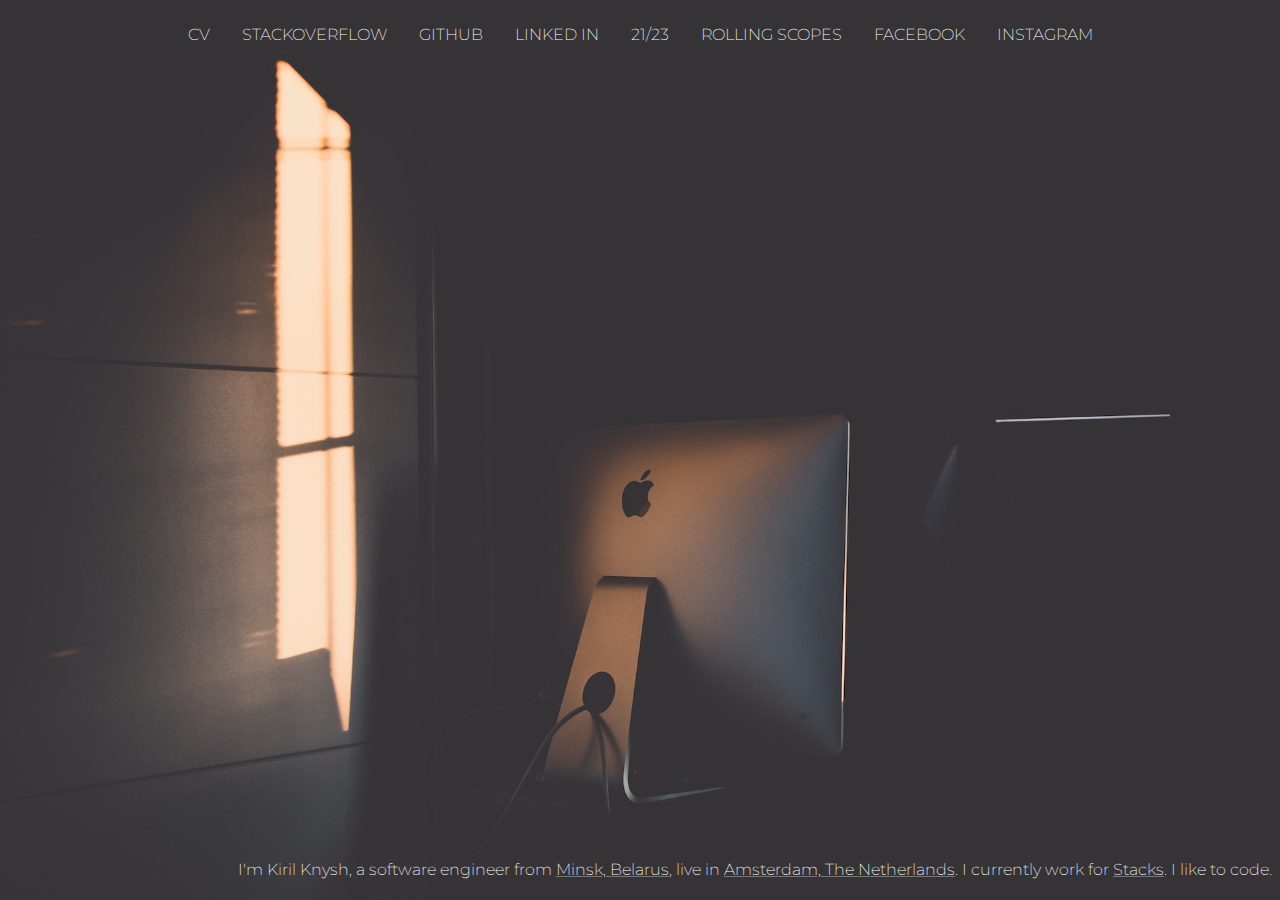
<file: index.html>
<!DOCTYPE html>
<html>
<head>
    <!-- Global site tag (gtag.js) - Google Analytics -->
    <script async src="https://www.googletagmanager.com/gtag/js?id=UA-163298997-1"></script>
    <script>
        window.dataLayer = window.dataLayer || [];
        function gtag(){dataLayer.push(arguments);}
        gtag('js', new Date());
        gtag('config', 'UA-163298997-1');
    </script>
    <title>Kiril Knysh</title>
    <meta name=viewport content="width=device-width, initial-scale=1">
    <link rel="stylesheet" href="./css/normalize.css">
    <link rel="stylesheet" href="./css/main.css">
    <link rel="stylesheet" href="./css/media.css">

    <link rel="apple-touch-icon" sizes="180x180" href="./apple-touch-icon.png">
    <link rel="icon" type="image/png" sizes="32x32" href="./favicon-32x32.png">
    <link rel="icon" type="image/png" sizes="16x16" href="./favicon-16x16.png">
    <link rel="manifest" href="/site.webmanifest">
    <link rel="mask-icon" href="/safari-pinned-tab.svg" color="#de9673">
    <meta name="msapplication-TileColor" content="#da532c">
    <meta name="theme-color" content="#ffffff">
</head>
<body>
    <header>
        <a href="cv">CV</a>
        <a href="https://stackoverflow.com/users/1404942/kiril">stackoverflow</a>
        <a href="https://github.com/kirilknysh">github</a>
        <a href="https://www.linkedin.com/in/kirilknysh/">linked in</a>
        <a href="https://2123.io/">21/23</a>
        <a href="https://rollingscopes.com/">rolling scopes</a>
        <a href="https://www.facebook.com/kiril.knysh">facebook</a>
        <a href="https://www.instagram.com/kirilknyshofficial/">instagram</a>
    </header>
    <footer>
        I'm Kiril Knysh, a software engineer from <a title="Where's it?" target="_blank" href="https://www.google.be/maps/place/Minsk,+Belarus/@53.8838884,27.594974,11z/data=!3m1!4b1!4m2!3m1!1s0x46dbcfd35b1e6ad3:0x0b61b853ddb570d9" >Minsk, Belarus</a>, live in <a title="Where's it?" target="_blank" href="https://www.google.be/maps/place/Amsterdam,+Netherlands/@52.3747388,4.7585316,11z/data=!3m1!4b1!4m5!3m4!1s0x47c63fb5949a7755:0x6600fd4cb7c0af8d!8m2!3d52.3702157!4d4.8951679">Amsterdam, The Netherlands</a>. I currently work for <a target="_blank" href="https://stacks.ai/">Stacks</a>. I like to code.
    </footer>
</body>
</html>
</file>
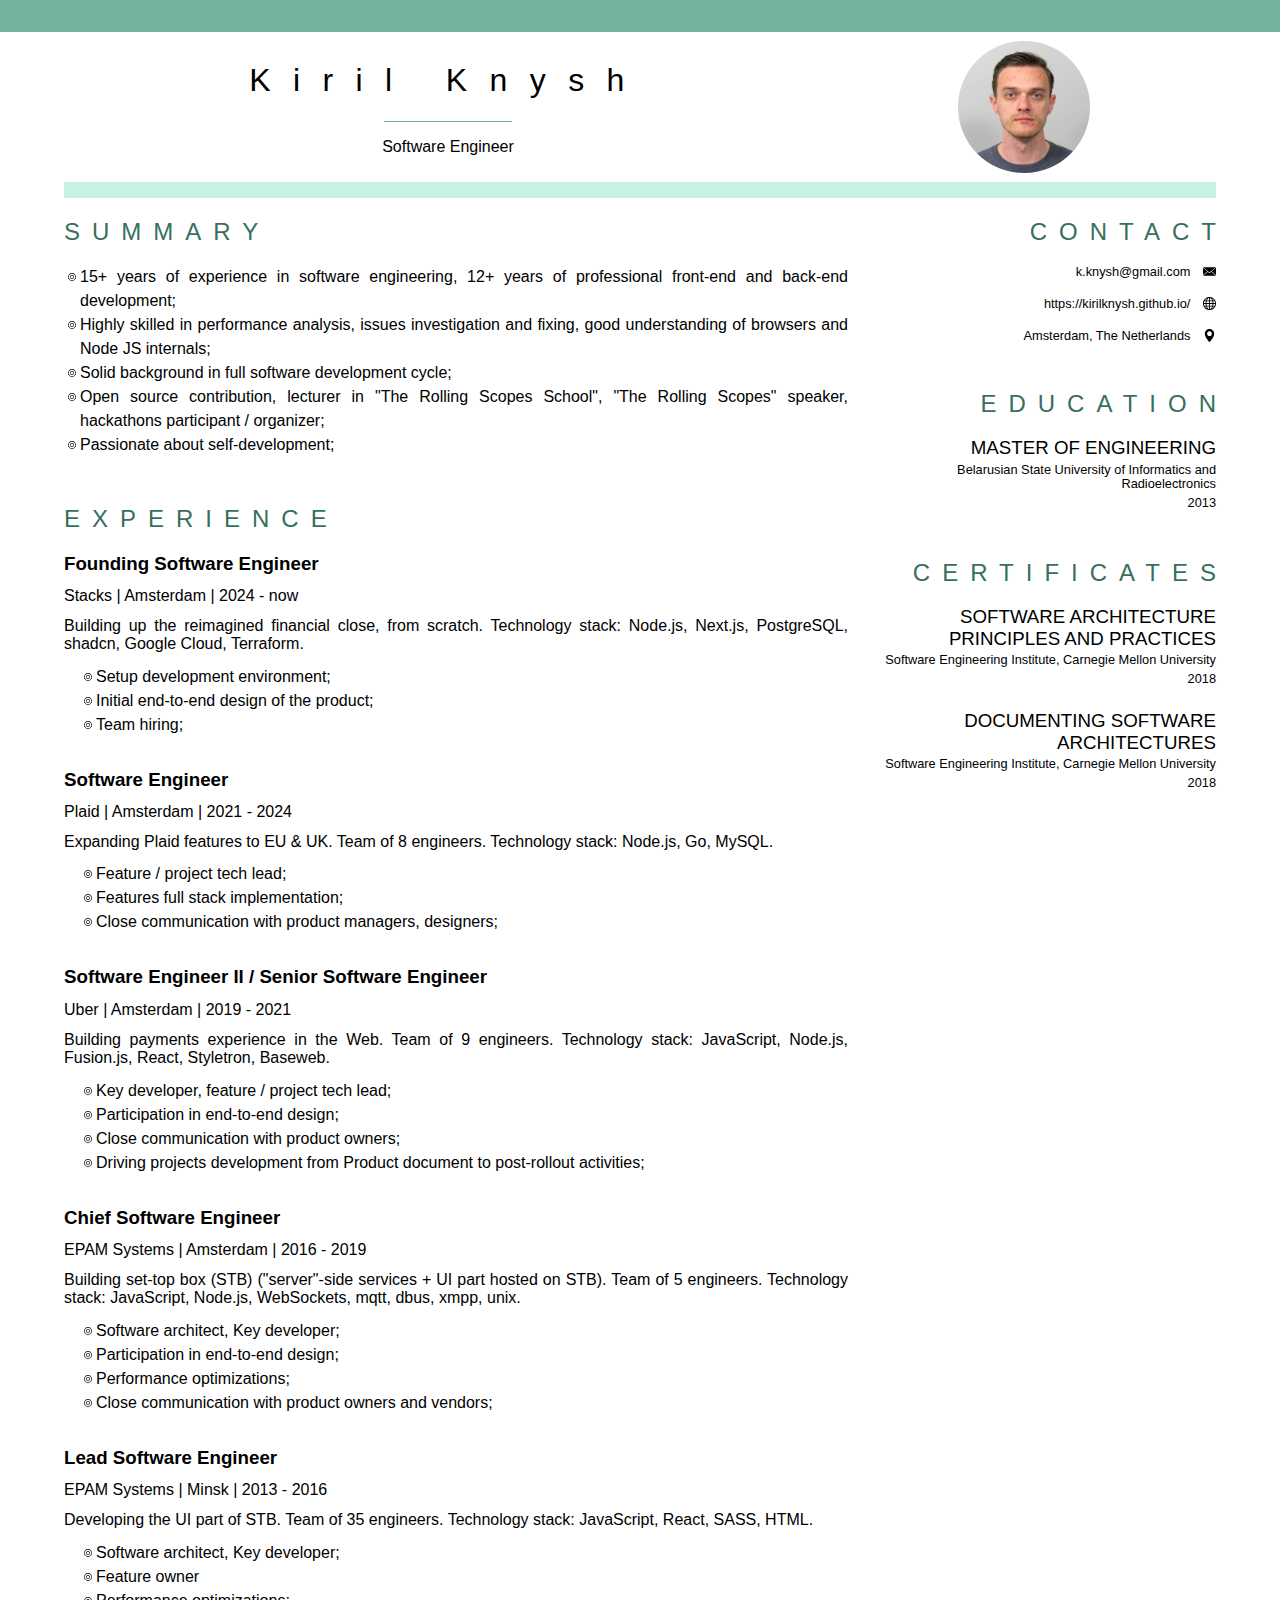
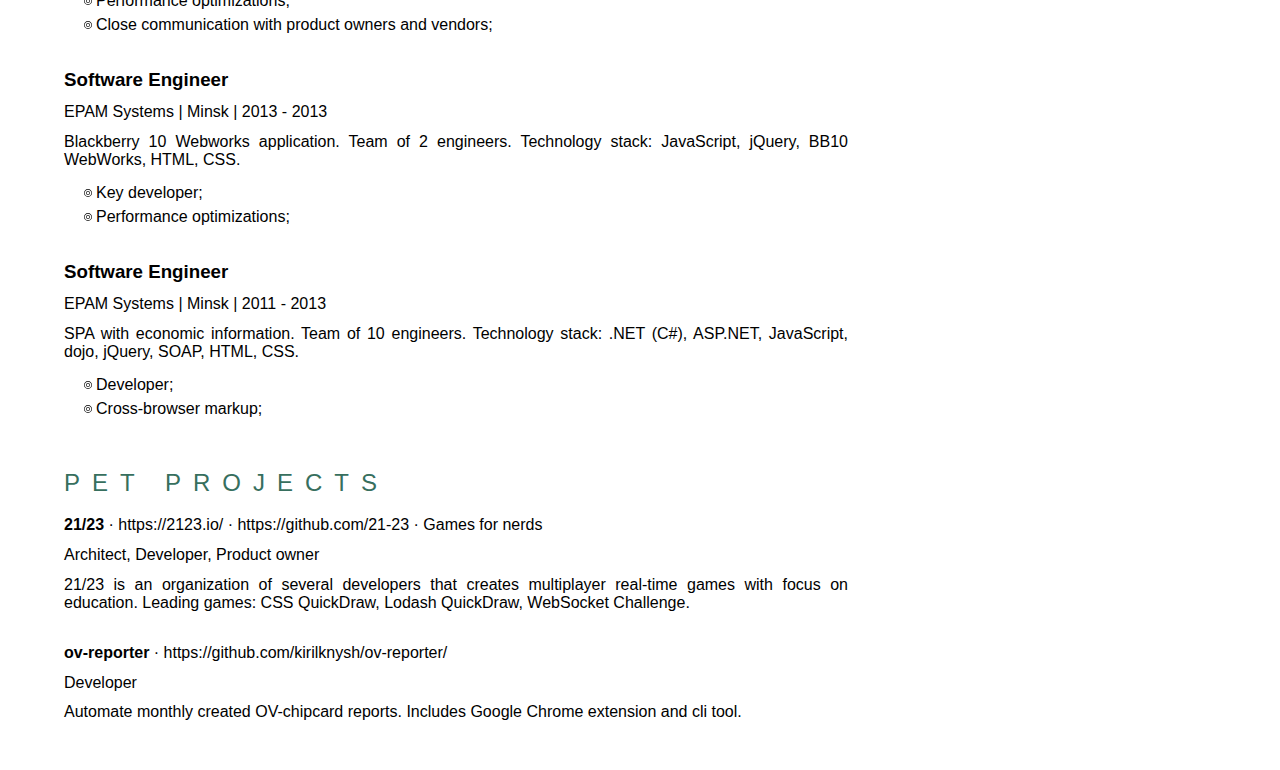
<file: cv/index.html>
<!DOCTYPE html>
<html>
    <head>
        <!-- Global site tag (gtag.js) - Google Analytics -->
        <script async src="https://www.googletagmanager.com/gtag/js?id=UA-163298997-1"></script>
        <script>
            window.dataLayer = window.dataLayer || [];
            function gtag(){dataLayer.push(arguments);}
            gtag('js', new Date());
            gtag('config', 'UA-163298997-1');
        </script>
        <title>Kiril Knysh - CV</title>
        <meta name=viewport content="width=device-width, initial-scale=1">
        <link rel="stylesheet" href="./css/normalize.css">
        <link rel="stylesheet" href="./css/main.css">
        <link rel="stylesheet" href="./css/media.css">
        <link rel="stylesheet" media="print" href="./css/print.css">
    </head>
    <body>
        <header>
            <div class="info">
                <h1 class="name">Kiril Knysh</h1>
                <div class="separator"></div>
                <p class="position">Software Engineer</p>
            </div>
            <div class="photo">
                <img class="image" src="./img/photo.jpg" />
            </div>
        </header>
        <section class="content">
            <section class="main">
                <section class="about asset">
                    <h2 class="-title">Summary</h2>
                    <ul class="-list -level-0">
                        <li>15+ years of experience in software engineering, 12+ years of professional front-end and back-end development;</li>
                        <li>Highly skilled in performance analysis, issues investigation and fixing, good understanding of browsers and Node JS internals;</li>
                        <li>Solid background in full software development cycle;</li>
                        <li>Open source contribution, lecturer in "The Rolling Scopes School", "The Rolling Scopes" speaker, hackathons participant / organizer;</li>
                        <li>Passionate about self-development;</li>
                    </ul>
                </section>
                <section class="experience asset">
                    <h2 class="-title">Experience</h2>
                    <div class="asset">
                        <h3>Founding Software Engineer</h3>
                        <p>Stacks | Amsterdam | 2024 - now</p>
                        <p class="description">Building up the reimagined financial close, from scratch. Technology stack: Node.js, Next.js, PostgreSQL, shadcn, Google Cloud, Terraform.</p>
                        <ul class="-list -level-1 resp">
                            <li>Setup development environment;</li>
                            <li>Initial end-to-end design of the product;</li>
                            <li>Team hiring;</li>
                        </ul>
                    </div>
                    <div class="asset">
                        <h3>Software Engineer</h3>
                        <p>Plaid | Amsterdam | 2021 - 2024</p>
                        <p class="description">Expanding Plaid features to EU & UK. Team of 8 engineers. Technology stack: Node.js, Go, MySQL.</p>
                        <ul class="-list -level-1 resp">
                            <li>Feature / project tech lead;</li>
                            <li>Features full stack implementation;</li>
                            <li>Close communication with product managers, designers;</li>
                        </ul>
                    </div>
                    <div class="asset">
                        <h3>Software Engineer II / Senior Software Engineer</h3>
                        <p>Uber | Amsterdam | 2019 - 2021</p>
                        <p class="description">Building payments experience in the Web. Team of 9 engineers. Technology stack: JavaScript, Node.js, Fusion.js, React, Styletron, Baseweb.</p>
                        <ul class="-list -level-1 resp">
                            <li>Key developer, feature / project tech lead;</li>
                            <li>Participation in end-to-end design;</li>
                            <li>Close communication with product owners;</li>
                            <li>Driving projects development from Product document to post-rollout activities;</li>
                        </ul>
                    </div>
                    <div class="asset">
                        <h3>Chief Software Engineer</h3>
                        <p>EPAM Systems | Amsterdam | 2016 - 2019</p>
                        <p class="description">Building set-top box (STB) ("server"-side services + UI part hosted on STB). Team of 5 engineers. Technology stack: JavaScript, Node.js, WebSockets, mqtt, dbus, xmpp, unix.</p>
                        <ul class="-list -level-1 resp">
                            <li>Software architect, Key developer;</li>
                            <li>Participation in end-to-end design;</li>
                            <li>Performance optimizations;</li>
                            <li>Close communication with product owners and vendors;</li>
                        </ul>
                    </div>
                    <div class="asset">
                        <h3>Lead Software Engineer</h3>
                        <p>EPAM Systems | Minsk | 2013 - 2016</p>
                        <p class="description">Developing the UI part of STB. Team of 35 engineers. Technology stack: JavaScript, React, SASS, HTML.</p>
                        <ul class="-list -level-1 resp">
                            <li>Software architect, Key developer;</li>
                            <li>Feature owner</li>
                            <li>Performance optimizations;</li>
                            <li>Close communication with product owners and vendors;</li>
                        </ul>
                    </div>
                    <div class="asset">
                        <h3>Software Engineer</h3>
                        <p>EPAM Systems | Minsk | 2013 - 2013</p>
                        <p class="description">Blackberry 10 Webworks application. Team of 2 engineers. Technology stack: JavaScript, jQuery, BB10 WebWorks, HTML, CSS.</p>
                        <ul class="-list -level-1 resp">
                            <li>Key developer;</li>
                            <li>Performance optimizations;</li>
                        </ul>
                    </div>
                    <div class="asset">
                        <h3>Software Engineer</h3>
                        <p>EPAM Systems | Minsk | 2011 - 2013</p>
                        <p class="description">SPA with economic information. Team of 10 engineers. Technology stack: .NET (C#), ASP.NET, JavaScript, dojo, jQuery, SOAP, HTML, CSS.</p>
                        <ul class="-list -level-1 resp">
                            <li>Developer;</li>
                            <li>Cross-browser markup;</li>
                        </ul>
                    </div>
                </section>
                <section class="pet-projects asset">
                    <h2 class="-title">Pet projects</h2>
                    <div class="asset">
                        <p><span class="-bold">21/23</span> · <a href="https://2123.io/">https://2123.io/</a> · <a href="https://github.com/21-23">https://github.com/21-23</a> · <span>Games for nerds</span></p>
                        <p>Architect, Developer, Product owner</p>
                        <p>21/23 is an organization of several developers that creates multiplayer real-time games with focus on education. Leading games: CSS QuickDraw, Lodash QuickDraw, WebSocket Challenge.</p>
                    </div>
                    <div class="asset">
                        <p><span class="-bold">ov-reporter</span> · <a href="https://github.com/kirilknysh/ov-reporter/">https://github.com/kirilknysh/ov-reporter/</a></p>
                        <p>Developer</p>
                        <p>Automate monthly created OV-chipcard reports. Includes Google Chrome extension and cli tool.</p>
                    </div>
                </section>
            </section>
            <section class="sidebar">
                <section class="contact asset">
                    <h2 class="-title">Contact</h2>
                    <div class="asset">
                        <a href="mailto:k.knysh@gmail.com">k.knysh@gmail.com</a>
                        <img class="icon" src="./img/email.svg" />
                    </div>
                    <div class="asset">
                        <a href="https://kirilknysh.github.io/">https://kirilknysh.github.io/</a>
                        <img class="icon" src="./img/web.svg" />
                    </div>
                    <div class="asset">
                        <a href="https://www.google.com/maps/place/Amsterdam/">Amsterdam, The Netherlands</a>
                        <img class="icon" src="./img/location.svg" />
                    </div>
                </section>
                <section class="education asset">
                    <h2 class="-title">Education</h2>
                    <div class="asset">
                        <h3>Master of Engineering</h3>
                        <p>Belarusian State University of Informatics and Radioelectronics</p>
                        <p>2013</p>
                    </div>
                </section>
                <section class="certificates asset">
                    <h2 class="-title">Certificates</h2>
                    <div class="asset">
                        <h3>Software Architecture Principles and Practices</h3>
                        <p>Software Engineering Institute, Carnegie Mellon University</p>
                        <p>2018</p>
                    </div>
                    <div class="asset">
                        <h3>Documenting Software Architectures</h3>
                        <p>Software Engineering Institute, Carnegie Mellon University</p>
                        <p>2018</p>
                    </div>
                </section>
            </section>
        </section>
    </body>
</html>
</file>
<file: css/main.css>
@import url('https://fonts.googleapis.com/css?family=Montserrat:200');

html {
    --main-text-color: #fff;
    --text-thin: 200;
    --link-decoration-underline-color: #777;
    --link-hover-color: #de9673;
    --vertical-indent: 2vh;
    --horizontal-indent: .5em;

    height: 100%;
    background: 0 0/cover url(../img/bg-full-size.jpg) no-repeat;
}

body {
    font-family: 'Montserrat', 'Trebuchet MS', sans-serif;
    display: flex;
    flex-flow: column nowrap;
    justify-content: space-between;
    height: 100%;
    margin: 0 var(--horizontal-indent);
    color: var(--main-text-color);
}

a {
    text-decoration: none;
    color: inherit;
}

header {
    display: flex;
    flex-wrap: wrap;
    justify-content: center;
    padding: var(--vertical-indent) 0;
    font-weight: var(--text-thin);
}

header a {
    margin: .5em 1em;
    text-transform: uppercase;
    transition: color .3s;
}

header a:hover {
    color: var(--link-hover-color);
}

footer {
    padding: var(--vertical-indent) 0;
    text-align: right;
    font-weight: var(--text-thin);
    line-height: 150%;
}

footer a {
    text-decoration: underline var(--link-decoration-underline-color);
}
</file>
<file: css/media.css>
@media only screen and (-webkit-min-device-pixel-ratio: 1.3),
    only screen and (-o-min-device-pixel-ratio: 13/10),
    only screen and (min-resolution: 120dpi) {
    html {
        background: 0 0/cover url(../img/bg-high-res.jpg) no-repeat;
    }
}

@media screen and (orientation: portrait) {
    html {
        background-position: center center;
    }
}
</file>
<file: cv/css/main.css>
html {
    --highlight: #75b3a0;
    --light-highlight: #caf1e6;
    --dark-highlight: #376f5e;

    --title-letter-spacing: .5em;
    --negate-title-letter-spacing: -.5em;

    border-top: 2em solid var(--highlight);
}

a {
    text-decoration: none;
    color: inherit;
}

.-bold {
    font-weight: bold;
}
.-title {
    color: var(--dark-highlight);
    text-transform: uppercase;
    letter-spacing: var(--title-letter-spacing);
    font-weight: normal;
}
.-text {
    text-align: justify;
}
.-list {
    list-style: none;
    padding-left: var(--left-spacing);
}
.-list.-level-0 {
    --left-spacing: 1em;
    --negate-left-spacing: -1em;
    --marker-left-padding: 0;
}
.-list.-level-1 {
    --left-spacing: 2em;
    --negate-left-spacing: -2em;
    --marker-left-padding: 1em;
}
.-list li {
    line-height: 1.5;
}
.-list li::before {
    content: "\00a0";
    background: url(../img/double-circle-bullet.svg) no-repeat 50% 50%;
    background-size: .5em;
    position: absolute;
    width: var(--left-spacing);
    margin-left: var(--negate-left-spacing);
    padding-left: var(--marker-left-padding);
}

body {
    margin: 0 5vw;
    font-family: 'Trebuchet MS', 'Lucida Sans Unicode', 'Lucida Grande', 'Lucida Sans', Arial, sans-serif;
}

header {
    display: flex;
    flex-flow: row nowrap;
    justify-content: space-around;
    padding: 1vh 0;
    border-bottom: 1em solid var(--light-highlight);
    max-height: 25vh;
}

header .info {
    flex: 2;
    text-align: center;
}
header .info .name {
    font-weight: normal;
    letter-spacing: .7em;
}
header .info .separator {
    background: var(--highlight);
    height: .1em;
    width: 10vw;
    margin: auto;
}

header .photo {
    flex: 1 2;
    position: relative;
}
header .photo .image {
    max-height: 100%;
    max-width: 100%;
    width: auto;
    height: auto;
    position: absolute;
    top: 0;
    bottom: 0;
    left: 0;
    right: 0;
    margin: auto;
    border-radius: 100%;
}

.content {
    display: flex;
}

.content .main {
    flex: 70%;
    padding-right: 2em;
    text-align: justify;
}
.content .main .asset {
    margin-bottom: 3em;
}
.content .main .experience .asset,
.content .main .pet-projects .asset {
    margin-bottom: 2em;
}
.content .main .experience .asset > *,
.content .main .pet-projects .asset > * {
    margin: 0 0 .7em;
}

.content .sidebar {
    flex: 30%;
    text-align: right;
}
.content .sidebar .-title {
    margin-right: var(--negate-title-letter-spacing);
}
.content .sidebar .asset {
    margin-bottom: 3em;
}
.content .sidebar .contact .asset,
.content .sidebar .education .asset,
.content .sidebar .certificates .asset {
    margin-bottom: 1.5em;
}
.content .sidebar .contact .asset {
    height: 1em;
    display: flex;
    flex-flow: row nowrap;
    justify-content: flex-end;
    font-size: .8em;
}
.content .sidebar .contact .icon {
    max-width: 100%;
    max-height: 100%;
    margin-left: 1em;
}
.content .sidebar .education h3,
.content .sidebar .certificates h3 {
    text-transform: uppercase;
    margin: 0;
    font-weight: normal;
}
.content .sidebar .education p {
    margin: .3em 0;
    font-size: .8em;
}
.content .sidebar .certificates p {
    margin: .3em 0;
    font-size: .8em;
}
</file>
<file: cv/css/media.css>
@media screen
  and (orientation: portrait) {
    .-title {
        margin: .2em 0;
    }

    header .info .name {
        margin: .1em 0;
    }

    header .info .position {
        margin: .1em 0;
    }

    header .info .separator {
        margin: .4em auto;
    }

    .content {
        flex-direction: column-reverse;
    }

    .content .sidebar .asset {
        margin-bottom: 1.5em;
    }

    .content .sidebar .contact .asset,
    .content .sidebar .education .asset {
        margin-bottom: 1em;
    }

    .content .main {
        padding-right: 0;
    }
}

@media only screen
  and (min-device-width: 375px)
  and (max-device-width: 812px)
  and (orientation: landscape) {
    .-title {
        letter-spacing: .2em;
    }

    header .info {
        white-space: nowrap;
    }

    header .info .name {
        margin: .1em 0;
    }

    header .info .position {
        margin: .1em 0;
    }

    header .info .separator {
        margin: .4em auto;
    }

    .content .sidebar .asset {
        margin-bottom: 1.5em;
    }

    .content .sidebar .contact .asset,
    .content .sidebar .education .asset {
        margin-bottom: 1em;
    }
}
</file>
<file: cv/css/print.css>
@page {
    size:  auto;   /* auto is the initial value */
    margin: 0;  /* this affects the margin in the printer settings */
}

* {
    -webkit-print-color-adjust: exact;
    color-adjust: exact;
}

html {
    margin: 0;
}

.-title {
    letter-spacing: .2em;
}

.content .main .experience .asset {
    page-break-inside: avoid;
}

.content .sidebar .-title {
    margin-right: -.25em;
}

.content .sidebar .contact .icon {
    margin-left: .5em;
}

.content .sidebar .education h3 {
    font-size: 1.1em;
}
</file>
